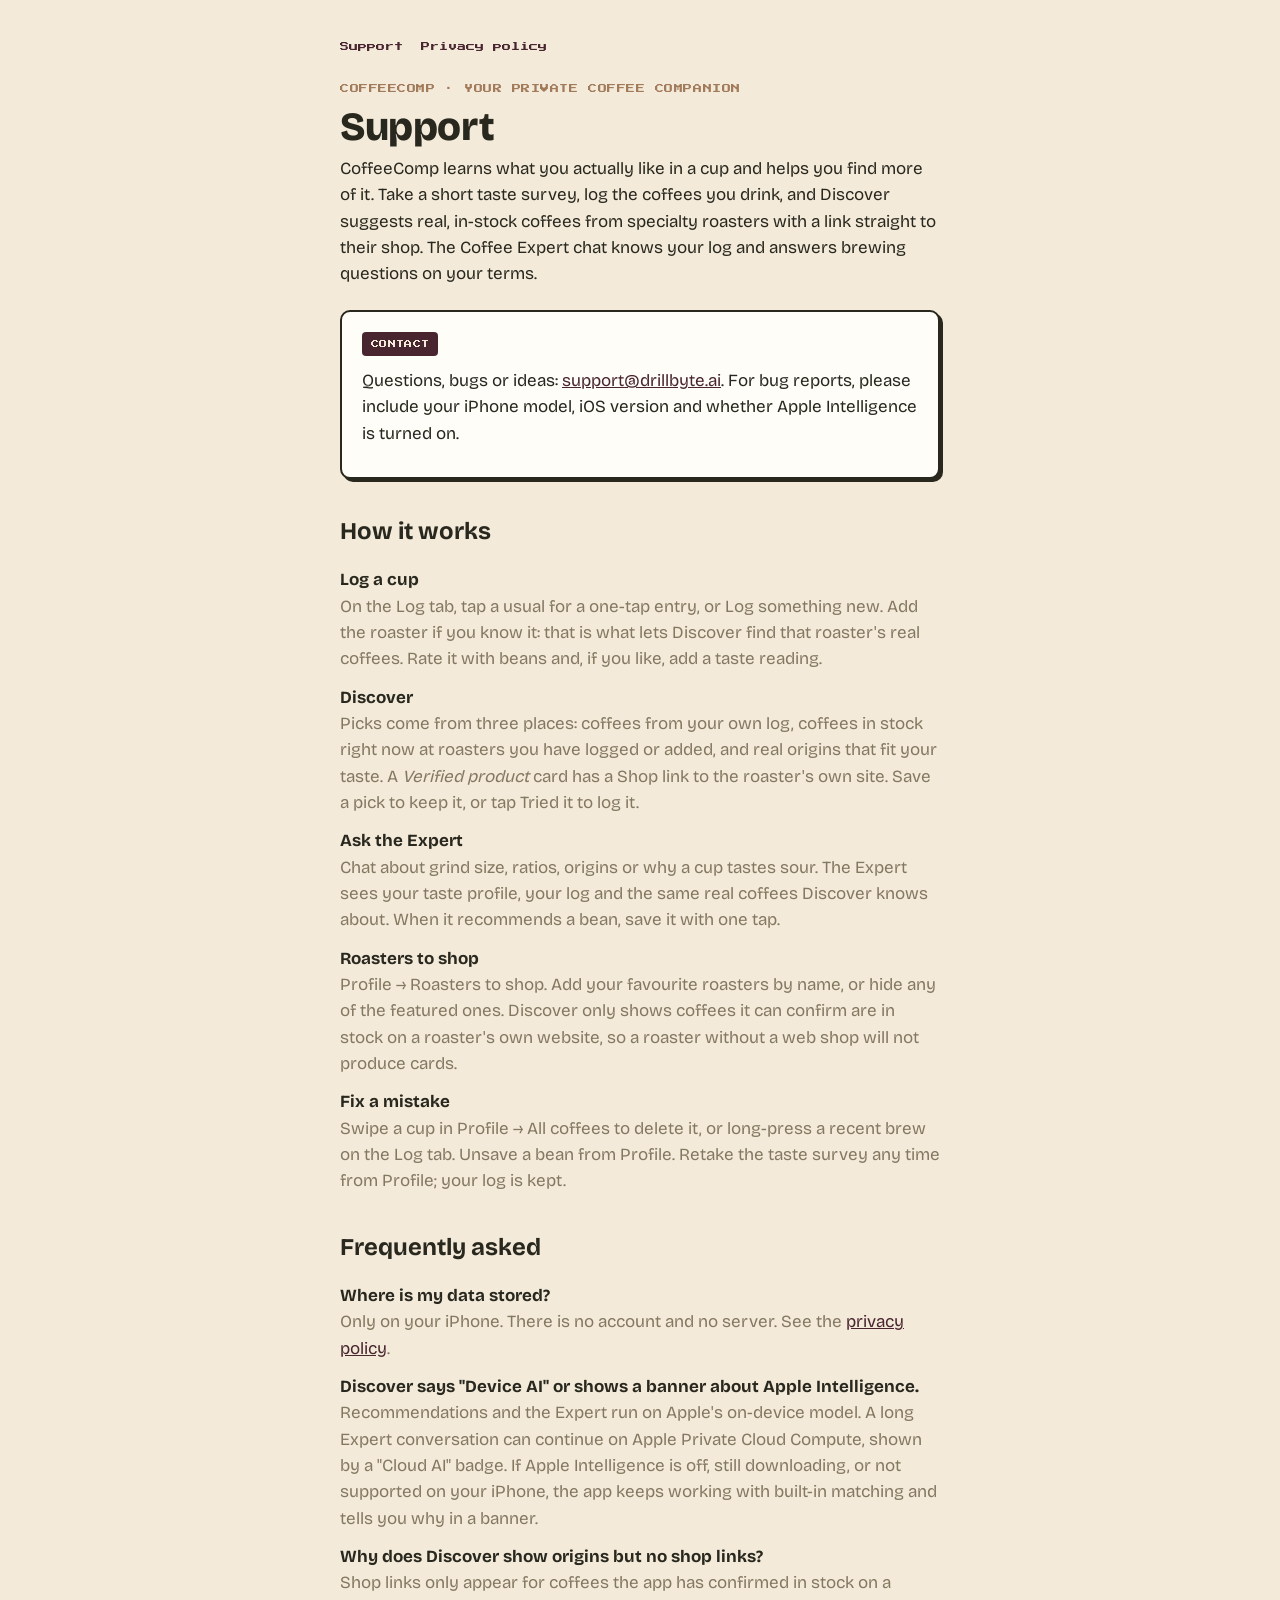
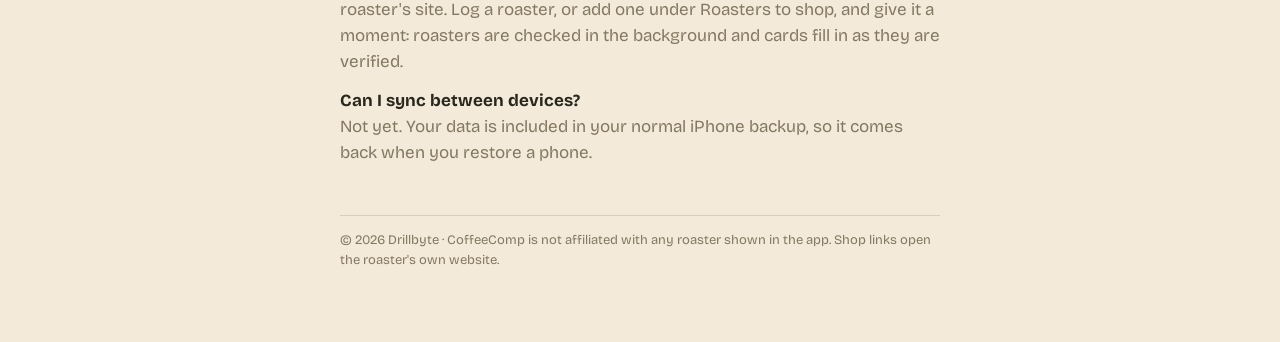
<file: index.html>
<!doctype html>
<html lang="en">
<head>
<meta charset="utf-8">
<meta name="viewport" content="width=device-width, initial-scale=1">
<title>CoffeeComp — Support</title>
<meta name="description" content="Support for CoffeeComp, the private coffee companion for iPhone that learns your taste and finds real coffees to try.">
<link rel="preconnect" href="https://fonts.googleapis.com">
<link href="https://fonts.googleapis.com/css2?family=Bricolage+Grotesque:wght@400;700;800&family=Press+Start+2P&display=swap" rel="stylesheet">
<link rel="stylesheet" href="style.css">
</head>
<body>
<main>
  <nav><a href="index.html">Support</a><a href="privacy.html">Privacy policy</a></nav>
  <p class="eyebrow">CoffeeComp · your private coffee companion</p>
  <h1>Support</h1>
  <p>CoffeeComp learns what you actually like in a cup and helps you find more of it. Take a short taste survey, log the coffees you drink, and Discover suggests real, in-stock coffees from specialty roasters with a link straight to their shop. The Coffee Expert chat knows your log and answers brewing questions on your terms.</p>

  <div class="card">
    <span class="pill">Contact</span>
    <p style="margin-top:12px">Questions, bugs or ideas: <a href="mailto:support@drillbyte.ai">support@drillbyte.ai</a>. For bug reports, please include your iPhone model, iOS version and whether Apple Intelligence is turned on.</p>
  </div>

  <h2>How it works</h2>
  <dl>
    <dt>Log a cup</dt>
    <dd>On the Log tab, tap a usual for a one-tap entry, or Log something new. Add the roaster if you know it: that is what lets Discover find that roaster's real coffees. Rate it with beans and, if you like, add a taste reading.</dd>
    <dt>Discover</dt>
    <dd>Picks come from three places: coffees from your own log, coffees in stock right now at roasters you have logged or added, and real origins that fit your taste. A <em>Verified product</em> card has a Shop link to the roaster's own site. Save a pick to keep it, or tap Tried it to log it.</dd>
    <dt>Ask the Expert</dt>
    <dd>Chat about grind size, ratios, origins or why a cup tastes sour. The Expert sees your taste profile, your log and the same real coffees Discover knows about. When it recommends a bean, save it with one tap.</dd>
    <dt>Roasters to shop</dt>
    <dd>Profile → Roasters to shop. Add your favourite roasters by name, or hide any of the featured ones. Discover only shows coffees it can confirm are in stock on a roaster's own website, so a roaster without a web shop will not produce cards.</dd>
    <dt>Fix a mistake</dt>
    <dd>Swipe a cup in Profile → All coffees to delete it, or long-press a recent brew on the Log tab. Unsave a bean from Profile. Retake the taste survey any time from Profile; your log is kept.</dd>
  </dl>

  <h2>Frequently asked</h2>
  <dl>
    <dt>Where is my data stored?</dt>
    <dd>Only on your iPhone. There is no account and no server. See the <a href="privacy.html">privacy policy</a>.</dd>
    <dt>Discover says "Device AI" or shows a banner about Apple Intelligence.</dt>
    <dd>Recommendations and the Expert run on Apple's on-device model. A long Expert conversation can continue on Apple Private Cloud Compute, shown by a "Cloud AI" badge. If Apple Intelligence is off, still downloading, or not supported on your iPhone, the app keeps working with built-in matching and tells you why in a banner.</dd>
    <dt>Why does Discover show origins but no shop links?</dt>
    <dd>Shop links only appear for coffees the app has confirmed in stock on a roaster's site. Log a roaster, or add one under Roasters to shop, and give it a moment: roasters are checked in the background and cards fill in as they are verified.</dd>
    <dt>Can I sync between devices?</dt>
    <dd>Not yet. Your data is included in your normal iPhone backup, so it comes back when you restore a phone.</dd>
  </dl>

  <footer>© 2026 Drillbyte · CoffeeComp is not affiliated with any roaster shown in the app. Shop links open the roaster's own website.</footer>
</main>
</body>
</html>
</file>
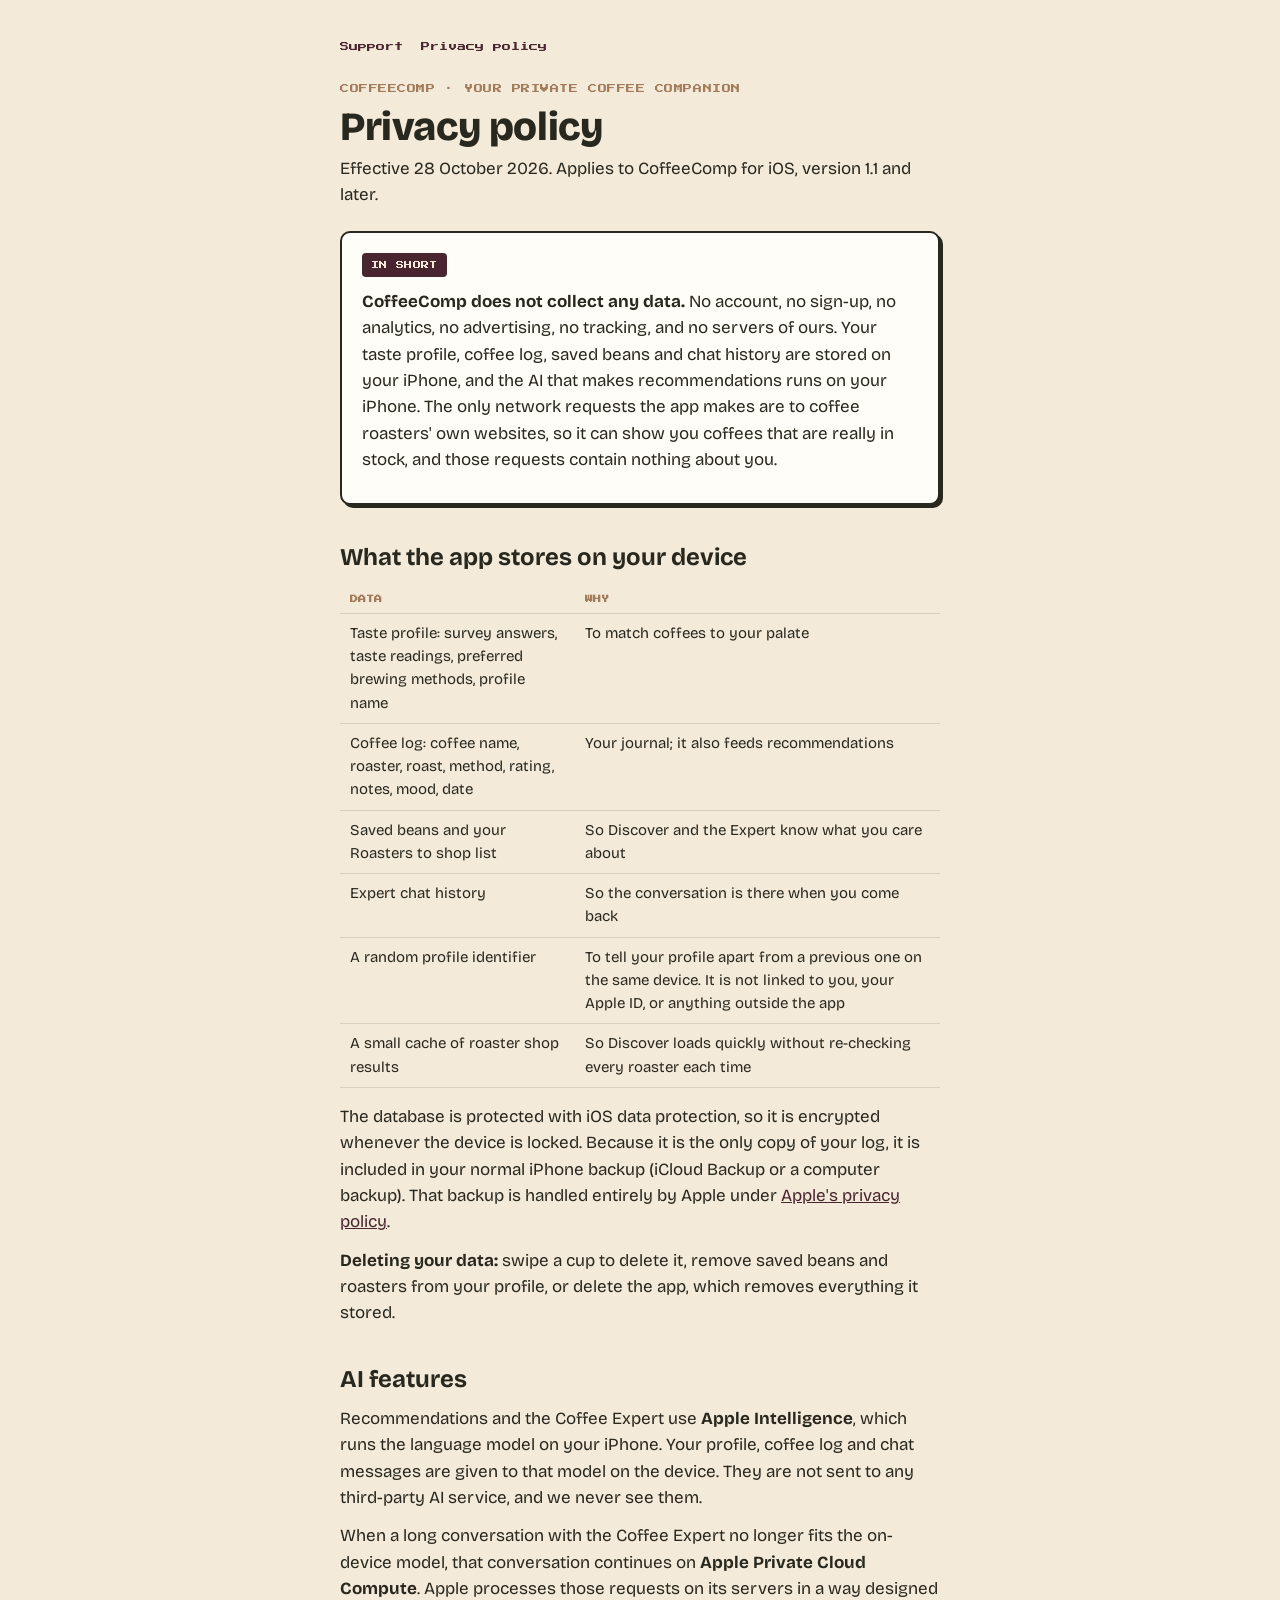
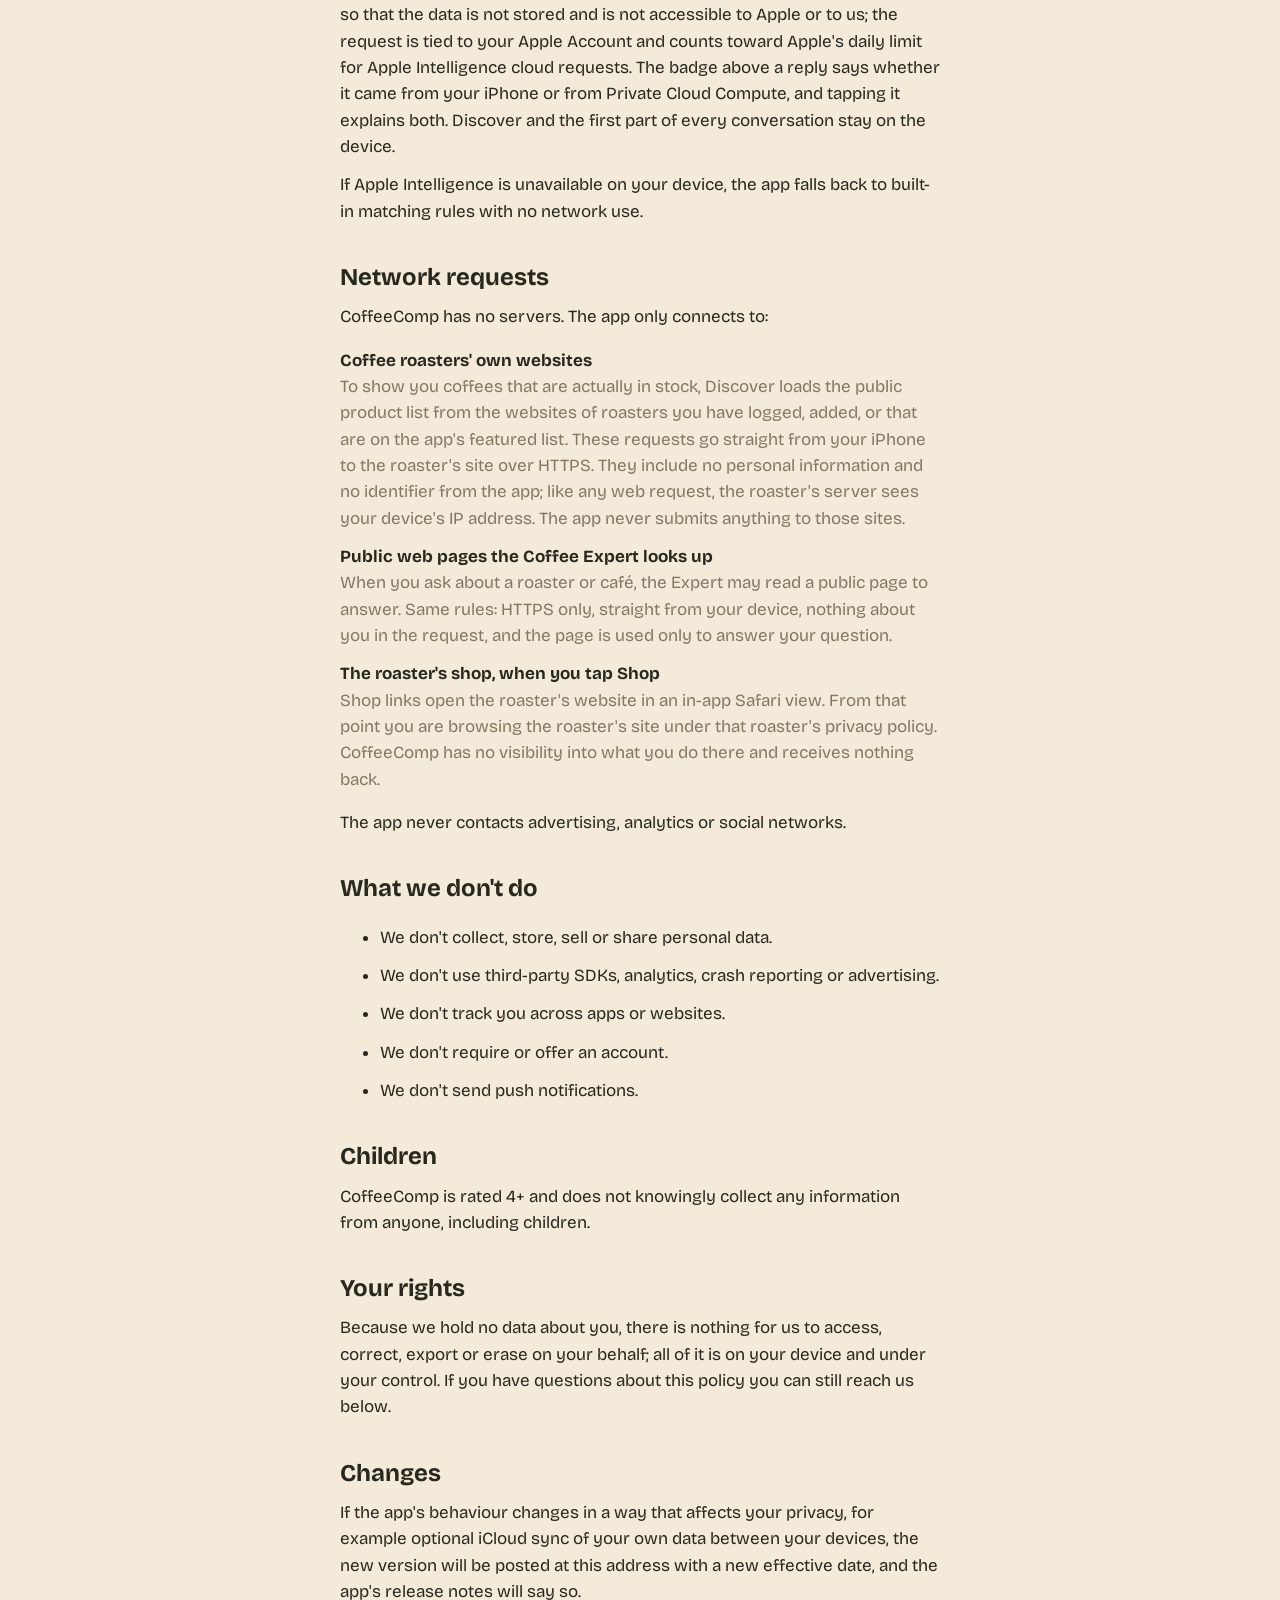
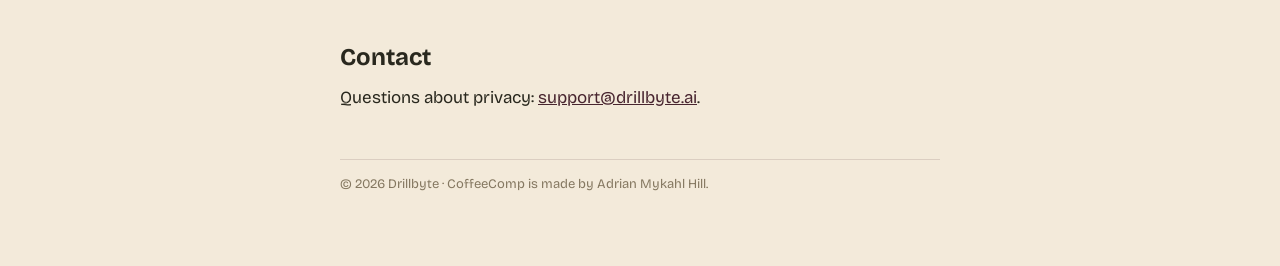
<file: privacy.html>
<!doctype html>
<html lang="en">
<head>
<meta charset="utf-8">
<meta name="viewport" content="width=device-width, initial-scale=1">
<title>CoffeeComp — Privacy Policy</title>
<meta name="description" content="Privacy policy for CoffeeComp. No data is collected; everything stays on your iPhone and AI runs on device.">
<link rel="preconnect" href="https://fonts.googleapis.com">
<link href="https://fonts.googleapis.com/css2?family=Bricolage+Grotesque:wght@400;700;800&family=Press+Start+2P&display=swap" rel="stylesheet">
<link rel="stylesheet" href="style.css">
</head>
<body>
<main>
  <nav><a href="index.html">Support</a><a href="privacy.html">Privacy policy</a></nav>
  <p class="eyebrow">CoffeeComp · your private coffee companion</p>
  <h1>Privacy policy</h1>
  <p>Effective 28 October 2026. Applies to CoffeeComp for iOS, version 1.1 and later.</p>

  <div class="card">
    <span class="pill">In short</span>
    <p style="margin-top:12px"><strong>CoffeeComp does not collect any data.</strong> No account, no sign-up, no analytics, no advertising, no tracking, and no servers of ours. Your taste profile, coffee log, saved beans and chat history are stored on your iPhone, and the AI that makes recommendations runs on your iPhone. The only network requests the app makes are to coffee roasters' own websites, so it can show you coffees that are really in stock, and those requests contain nothing about you.</p>
  </div>

  <h2>What the app stores on your device</h2>
  <table>
    <tr><th>Data</th><th>Why</th></tr>
    <tr><td>Taste profile: survey answers, taste readings, preferred brewing methods, profile name</td><td>To match coffees to your palate</td></tr>
    <tr><td>Coffee log: coffee name, roaster, roast, method, rating, notes, mood, date</td><td>Your journal; it also feeds recommendations</td></tr>
    <tr><td>Saved beans and your Roasters to shop list</td><td>So Discover and the Expert know what you care about</td></tr>
    <tr><td>Expert chat history</td><td>So the conversation is there when you come back</td></tr>
    <tr><td>A random profile identifier</td><td>To tell your profile apart from a previous one on the same device. It is not linked to you, your Apple ID, or anything outside the app</td></tr>
    <tr><td>A small cache of roaster shop results</td><td>So Discover loads quickly without re-checking every roaster each time</td></tr>
  </table>
  <p>The database is protected with iOS data protection, so it is encrypted whenever the device is locked. Because it is the only copy of your log, it is included in your normal iPhone backup (iCloud Backup or a computer backup). That backup is handled entirely by Apple under <a href="https://www.apple.com/legal/privacy/">Apple's privacy policy</a>.</p>
  <p><strong>Deleting your data:</strong> swipe a cup to delete it, remove saved beans and roasters from your profile, or delete the app, which removes everything it stored.</p>

  <h2>AI features</h2>
  <p>Recommendations and the Coffee Expert use <strong>Apple Intelligence</strong>, which runs the language model on your iPhone. Your profile, coffee log and chat messages are given to that model on the device. They are not sent to any third-party AI service, and we never see them.</p>
  <p>When a long conversation with the Coffee Expert no longer fits the on-device model, that conversation continues on <strong>Apple Private Cloud Compute</strong>. Apple processes those requests on its servers in a way designed so that the data is not stored and is not accessible to Apple or to us; the request is tied to your Apple Account and counts toward Apple's daily limit for Apple Intelligence cloud requests. The badge above a reply says whether it came from your iPhone or from Private Cloud Compute, and tapping it explains both. Discover and the first part of every conversation stay on the device.</p>
  <p>If Apple Intelligence is unavailable on your device, the app falls back to built-in matching rules with no network use.</p>

  <h2>Network requests</h2>
  <p>CoffeeComp has no servers. The app only connects to:</p>
  <dl>
    <dt>Coffee roasters' own websites</dt>
    <dd>To show you coffees that are actually in stock, Discover loads the public product list from the websites of roasters you have logged, added, or that are on the app's featured list. These requests go straight from your iPhone to the roaster's site over HTTPS. They include no personal information and no identifier from the app; like any web request, the roaster's server sees your device's IP address. The app never submits anything to those sites.</dd>
    <dt>Public web pages the Coffee Expert looks up</dt>
    <dd>When you ask about a roaster or café, the Expert may read a public page to answer. Same rules: HTTPS only, straight from your device, nothing about you in the request, and the page is used only to answer your question.</dd>
    <dt>The roaster's shop, when you tap Shop</dt>
    <dd>Shop links open the roaster's website in an in-app Safari view. From that point you are browsing the roaster's site under that roaster's privacy policy. CoffeeComp has no visibility into what you do there and receives nothing back.</dd>
  </dl>
  <p>The app never contacts advertising, analytics or social networks.</p>

  <h2>What we don't do</h2>
  <ul>
    <li>We don't collect, store, sell or share personal data.</li>
    <li>We don't use third-party SDKs, analytics, crash reporting or advertising.</li>
    <li>We don't track you across apps or websites.</li>
    <li>We don't require or offer an account.</li>
    <li>We don't send push notifications.</li>
  </ul>

  <h2>Children</h2>
  <p>CoffeeComp is rated 4+ and does not knowingly collect any information from anyone, including children.</p>

  <h2>Your rights</h2>
  <p>Because we hold no data about you, there is nothing for us to access, correct, export or erase on your behalf; all of it is on your device and under your control. If you have questions about this policy you can still reach us below.</p>

  <h2>Changes</h2>
  <p>If the app's behaviour changes in a way that affects your privacy, for example optional iCloud sync of your own data between your devices, the new version will be posted at this address with a new effective date, and the app's release notes will say so.</p>

  <h2 id="contact">Contact</h2>
  <p>Questions about privacy: <a href="mailto:support@drillbyte.ai">support@drillbyte.ai</a>.</p>

  <footer>© 2026 Drillbyte · CoffeeComp is made by Adrian Mykahl Hill.</footer>
</main>
</body>
</html>
</file>
<file: style.css>
:root {
  --paper: #F3EADA; --card: #FFFDF8; --ink: #29281E; --ink-muted: #857861;
  --rule: rgba(72,37,47,.14); --plum: #48252F; --gold: #E2A33D; --mocha: #A27B5B;
}
* { box-sizing: border-box; }
body {
  margin: 0; background: var(--paper); color: var(--ink);
  font-family: "Bricolage Grotesque", -apple-system, system-ui, sans-serif; font-size: 17px; line-height: 1.55;
}
main { max-width: 640px; margin: 0 auto; padding: 40px 20px 72px; }
.eyebrow { font-family: "Press Start 2P", monospace; font-size: 9px; letter-spacing: .06em; text-transform: uppercase; color: var(--mocha); margin: 0 0 10px; }
h1 { font-weight: 800; font-size: 40px; line-height: 1.05; letter-spacing: -.01em; margin: 0 0 8px; }
h2 { font-weight: 700; font-size: 24px; margin: 34px 0 8px; }
p, li { margin: 0 0 12px; }
.card { background: var(--card); border: 2px solid var(--ink); border-radius: 10px; box-shadow: 3px 3px 0 var(--ink); padding: 18px 20px; margin: 22px 0; }
.pill { display: inline-block; font-family: "Press Start 2P", monospace; font-size: 8px; letter-spacing: .04em; text-transform: uppercase;
  color: var(--paper); background: var(--plum); border-radius: 4px; padding: 6px 9px; }
a { color: var(--plum); }
nav { font-family: "Press Start 2P", monospace; font-size: 9px; color: var(--ink-muted); margin-bottom: 28px; }
nav a { margin-right: 18px; color: var(--plum); text-decoration: none; }
nav a:hover { text-decoration: underline; }
footer { margin-top: 48px; font-size: 13px; color: var(--ink-muted); border-top: 1px solid var(--rule); padding-top: 14px; }
dl dt { font-weight: 700; } dl dd { margin: 0 0 12px; color: var(--ink-muted); }
table { border-collapse: collapse; width: 100%; font-size: 15px; margin: 8px 0 16px; }
th, td { text-align: left; vertical-align: top; padding: 8px 10px; border-bottom: 1px solid var(--rule); }
th { font-family: "Press Start 2P", monospace; font-size: 8px; text-transform: uppercase; color: var(--mocha); }
</file>
